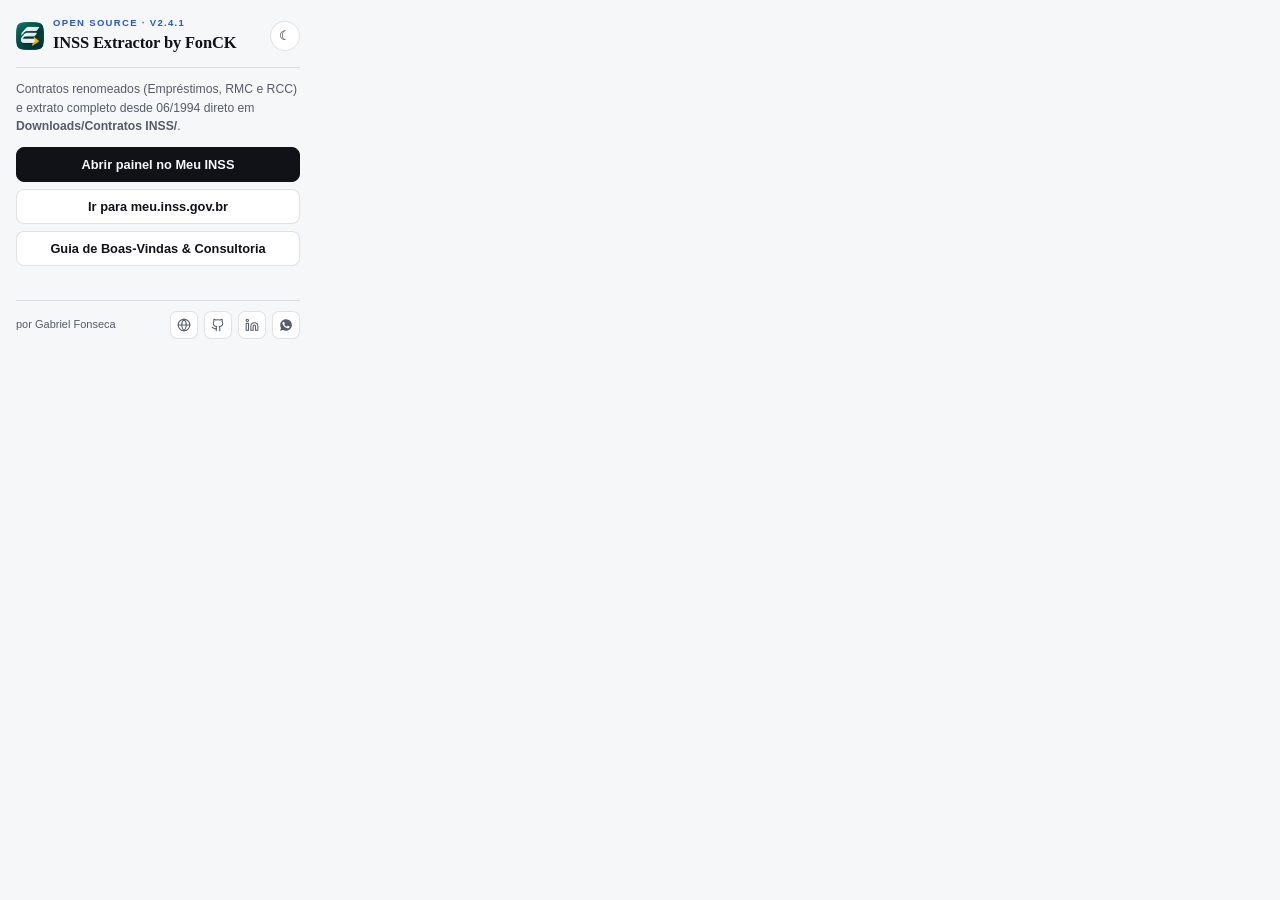
<file: popup/popup.html>
<!DOCTYPE html>
<html lang="pt-BR" data-theme="light">
<head>
  <meta charset="UTF-8">
  <title>INSS Extractor by FonCK</title>
  <style>
    :root {
      --bg: #f6f7f9;
      --surface: #ffffff;
      --surface-2: #edf0f5;
      --ink: #101218;
      --muted: #555b69;
      --line: rgba(16, 18, 24, 0.12);
      --accent: #2456d6;
      --pri-bg: #101218;
      --pri-fg: #f6f7f9;
      --pri-hover: #252936;
    }
    html[data-theme="dark"] {
      --bg: #0a0b0f;
      --surface: #12141b;
      --surface-2: #1a1d27;
      --ink: #f3f5fa;
      --muted: #9ca3b5;
      --line: rgba(243, 245, 250, 0.1);
      --accent: #5e8bff;
      --pri-bg: #f3f5fa;
      --pri-fg: #0a0b0f;
      --pri-hover: #dde3f0;
    }
    * { box-sizing: border-box; }
    body {
      margin: 0;
      padding: 16px;
      width: 316px;
      font-family: -apple-system, BlinkMacSystemFont, "Segoe UI", Roboto, sans-serif;
      background: var(--bg);
      color: var(--ink);
      font-size: 13px;
      line-height: 1.48;
    }
    .top {
      display: flex;
      align-items: center;
      justify-content: space-between;
      gap: 10px;
      padding-bottom: 12px;
      border-bottom: 1px solid var(--line);
      margin-bottom: 12px;
    }
    .brand { display: flex; flex-direction: column; gap: 1px; }
    .eyebrow {
      font-size: 9.5px;
      letter-spacing: 0.14em;
      text-transform: uppercase;
      color: var(--accent);
      font-weight: 700;
    }
    .brand b {
      font-family: "Iowan Old Style", "Palatino Linotype", Georgia, serif;
      font-size: 16.5px;
      font-weight: 600;
      letter-spacing: -0.01em;
    }
    .theme-btn {
      width: 30px;
      height: 30px;
      border-radius: 50%;
      border: 1px solid var(--line);
      background: var(--surface);
      color: var(--ink);
      cursor: pointer;
      display: grid;
      place-items: center;
      font-size: 13px;
      flex: none;
    }
    .theme-btn:hover { border-color: var(--ink); }
    p { margin: 0 0 12px; color: var(--muted); font-size: 12.2px; }
    .actions { display: grid; gap: 7px; }
    button.btn {
      width: 100%;
      padding: 9px 12px;
      border-radius: 8px;
      border: 1px solid var(--ink);
      background: var(--pri-bg);
      color: var(--pri-fg);
      font-weight: 600;
      font-size: 12.8px;
      cursor: pointer;
      transition: background 0.14s ease, border-color 0.14s ease;
    }
    button.btn:hover { background: var(--pri-hover); }
    button.btn.sec {
      background: var(--surface);
      color: var(--ink);
      border-color: var(--line);
    }
    button.btn.sec:hover { background: var(--surface-2); border-color: var(--ink); }
    .status { margin-top: 9px; font-size: 11.5px; color: var(--muted); min-height: 15px; }
    .links {
      margin-top: 10px;
      padding-top: 10px;
      border-top: 1px solid var(--line);
      display: flex;
      justify-content: space-between;
      align-items: center;
      gap: 6px;
    }
    .links .author { font-size: 11px; color: var(--muted); font-weight: 500; }
    .ico-bar { display: flex; align-items: center; gap: 6px; }
    .ico-btn {
      width: 28px;
      height: 28px;
      border-radius: 7px;
      border: 1px solid var(--line);
      background: var(--surface);
      color: var(--muted);
      display: grid;
      place-items: center;
      text-decoration: none;
      transition: color 0.14s ease, border-color 0.14s ease, background 0.14s ease;
    }
    .ico-btn:hover { color: var(--ink); border-color: var(--ink); background: var(--surface-2); }
    .ico-btn svg { width: 14px; height: 14px; }
  </style>
</head>
<body>
  <div class="top">
    <div style="display:flex;align-items:center;gap:9px">
      <img src="../icons/icon48.png" alt="" style="width:28px;height:28px;border-radius:7px;flex:none">
      <div class="brand">
        <span class="eyebrow">Open Source · v2.4.1</span>
        <b>INSS Extractor by FonCK</b>
      </div>
    </div>
    <button id="btn-theme" class="theme-btn" type="button" title="Alternar tema Claro / Escuro">☾</button>
  </div>

  <p>Contratos renomeados (Empréstimos, RMC e RCC) e extrato completo desde 06/1994 direto em <b>Downloads/Contratos INSS/</b>.</p>

  <div class="actions">
    <button id="btn-open" class="btn" type="button">Abrir painel no Meu INSS</button>
    <button id="btn-go" class="btn sec" type="button">Ir para meu.inss.gov.br</button>
    <button id="btn-welcome" class="btn sec" type="button">Guia de Boas-Vindas &amp; Consultoria</button>
  </div>

  <div id="status" class="status"></div>

  <div class="links">
    <span class="author">por Gabriel Fonseca</span>
    <div class="ico-bar">
      <a id="lnk-site" class="ico-btn" href="#" target="_blank" rel="noopener" title="Site Oficial" aria-label="Site Oficial">
        <svg viewBox="0 0 24 24" fill="none" stroke="currentColor" stroke-width="1.8" stroke-linecap="round" stroke-linejoin="round"><circle cx="12" cy="12" r="10"/><path d="M2 12h20"/><path d="M12 2a15.3 15.3 0 0 1 4 10 15.3 15.3 0 0 1-4 10 15.3 15.3 0 0 1-4-10 15.3 15.3 0 0 1 4-10z"/></svg>
      </a>
      <a id="lnk-github" class="ico-btn" href="#" target="_blank" rel="noopener" title="GitHub" aria-label="GitHub">
        <svg viewBox="0 0 24 24" fill="none" stroke="currentColor" stroke-width="1.8" stroke-linecap="round" stroke-linejoin="round"><path d="M15 22v-4a4.8 4.8 0 0 0-1-3.5c3 0 6-2 6-5.5.08-1.25-.27-2.48-1-3.5.28-1.15.28-2.35 0-3.5 0 0-1 0-3 1.5-2.64-.5-5.36-.5-8 0C6 2 5 2 5 2c-.3 1.15-.3 2.35 0 3.5A5.4 5.4 0 0 0 4 9c0 3.5 3 5.5 6 5.5-.39.49-.68 1.05-.85 1.65-.17.6-.22 1.23-.15 1.85v4"/><path d="M9 18c-4.51 2-5-2-7-2"/></svg>
      </a>
      <a id="lnk-linkedin" class="ico-btn" href="#" target="_blank" rel="noopener" title="LinkedIn" aria-label="LinkedIn">
        <svg viewBox="0 0 24 24" fill="none" stroke="currentColor" stroke-width="1.8" stroke-linecap="round" stroke-linejoin="round"><path d="M16 8a6 6 0 0 1 6 6v7h-4v-7a2 2 0 0 0-2-2 2 2 0 0 0-2 2v7h-4v-7a6 6 0 0 1 6-6z"/><rect x="2" y="9" width="4" height="12"/><circle cx="4" cy="4" r="2"/></svg>
      </a>
      <a id="lnk-whats" class="ico-btn" href="#" target="_blank" rel="noopener" title="Consultoria WhatsApp" aria-label="WhatsApp">
        <svg viewBox="0 0 24 24" fill="currentColor"><path d="M12.03 2C6.51 2 2.04 6.47 2.04 11.98c0 1.76.46 3.48 1.34 5L2 22l5.15-1.35a9.95 9.95 0 0 0 4.88 1.27h.01c5.51 0 9.99-4.47 9.99-9.98A9.98 9.98 0 0 0 12.03 2Zm5.82 14.12c-.25.7-1.43 1.34-1.99 1.42-.51.08-1.16.11-1.88-.12-.44-.14-1-.33-1.72-.64-3.02-1.3-4.99-4.35-5.14-4.55-.15-.2-1.23-1.63-1.23-3.11 0-1.48.78-2.21 1.05-2.51.28-.3.6-.38.8-.38h.58c.19 0 .44-.07.68.52.25.6.85 2.08.93 2.23.07.15.12.33.02.53-.1.2-.15.32-.3.5-.15.17-.31.39-.45.52-.15.15-.3.31-.13.61.18.3.78 1.29 1.68 2.09 1.15 1.03 2.13 1.35 2.43 1.5.3.15.48.12.65-.08.18-.2.75-.87.95-1.17.2-.3.4-.25.67-.15.28.1 1.76.83 2.06.98.3.15.5.22.58.35.07.12.07.72-.18 1.42Z"/></svg>
      </a>
    </div>
  </div>

  <script src="../config.js"></script>
  <script src="popup.js"></script>
</body>
</html>
</file>
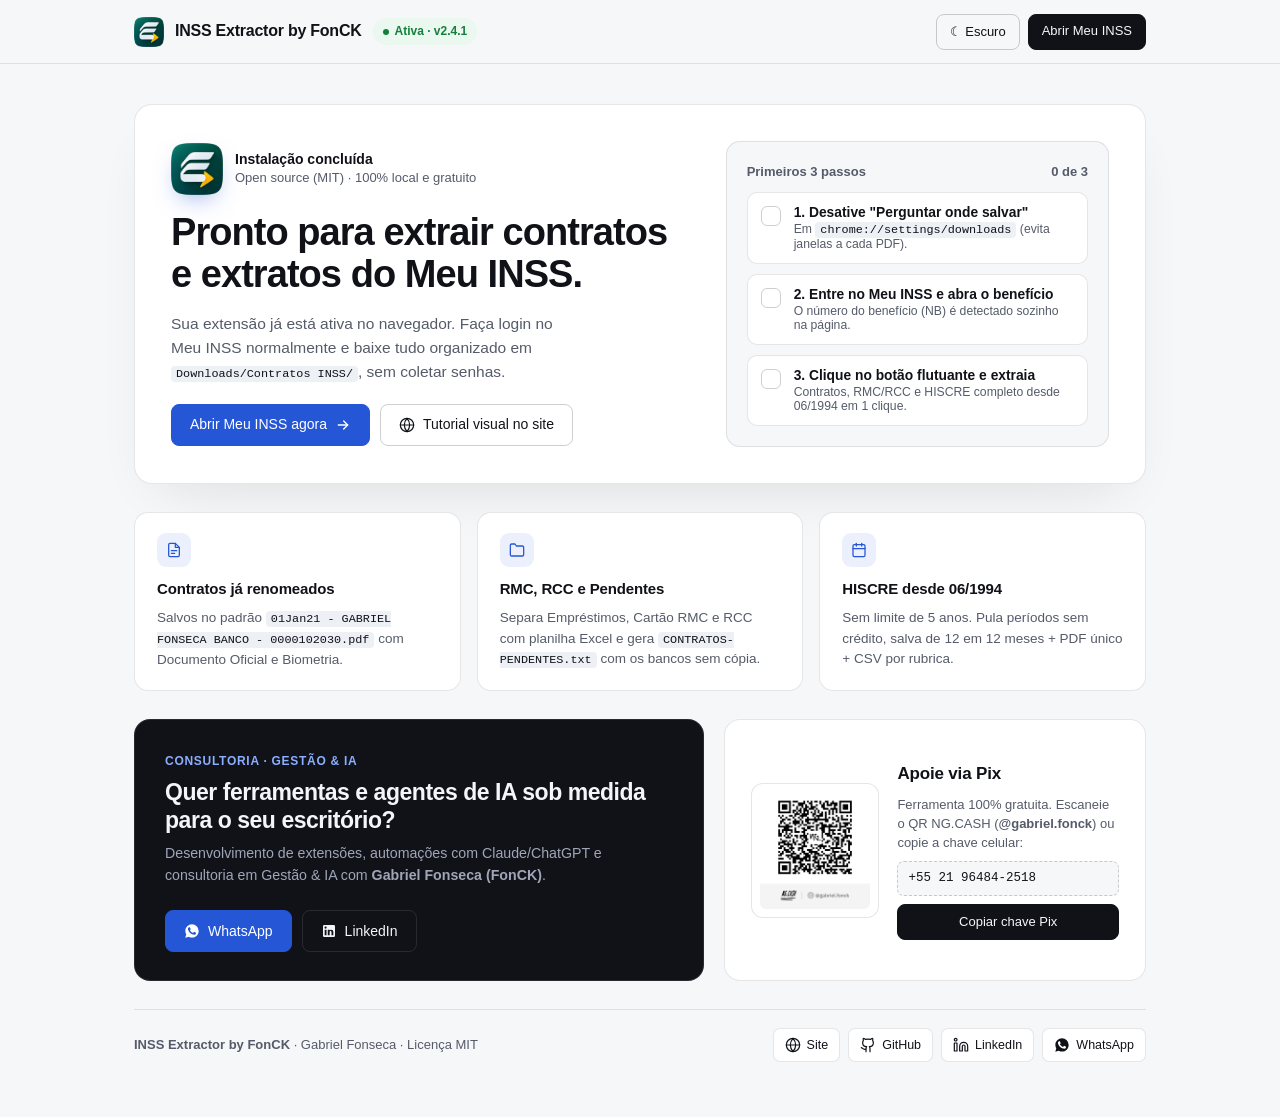
<file: welcome/welcome.html>
<!DOCTYPE html>
<html lang="pt-BR" data-theme="light">
<head>
  <meta charset="UTF-8">
  <meta name="viewport" content="width=device-width, initial-scale=1.0">
  <title>Bem-vindo · INSS Extractor by FonCK</title>
  <link rel="icon" type="image/png" href="../icons/icon48.png">
  <style>
    :root {
      --bg: #f6f7f9;
      --surface: #ffffff;
      --surface-2: #edf0f5;
      --ink: #101218;
      --muted: #555b69;
      --subtle: #7c8394;
      --line: rgba(16, 18, 24, 0.1);
      --line-strong: rgba(16, 18, 24, 0.2);
      --accent: #2456d6;
      --accent-btn: #2456d6;
      --accent-btn-hover: #1d47b8;
      --accent-soft: rgba(36, 86, 214, 0.09);
      --pri-bg: #101218;
      --pri-fg: #f6f7f9;
      --pri-hover: #252936;
      --inv-bg: #101218;
      --inv-surface: #181c26;
      --inv-line: rgba(255, 255, 255, 0.1);
      --inv-ink: #f4f5f8;
      --inv-muted: #9fa6b8;
      --ok: #15803d;
      --ok-bg: #eaf8ef;
      --shadow: 0 24px 56px -28px rgba(16, 18, 24, 0.14);
      --ease: cubic-bezier(0.22, 1, 0.36, 1);
    }
    html[data-theme="dark"] {
      --bg: #0a0b0f;
      --surface: #12141b;
      --surface-2: #1a1d27;
      --ink: #f3f5fa;
      --muted: #9ca3b5;
      --subtle: #6f7688;
      --line: rgba(243, 245, 250, 0.09);
      --line-strong: rgba(243, 245, 250, 0.2);
      --accent: #5e8bff;
      --accent-btn: #2558e0;
      --accent-btn-hover: #3567eb;
      --accent-soft: rgba(94, 139, 255, 0.14);
      --pri-bg: #f3f5fa;
      --pri-fg: #0a0b0f;
      --pri-hover: #dde3f0;
      --inv-bg: #131620;
      --inv-surface: #1b202e;
      --inv-line: rgba(243, 245, 250, 0.1);
      --inv-ink: #f3f5fa;
      --inv-muted: #9ca3b5;
      --ok: #4ade80;
      --ok-bg: rgba(34, 197, 94, 0.14);
      --shadow: 0 28px 70px -24px rgba(0, 0, 0, 0.65);
    }
    *, *::before, *::after { box-sizing: border-box; }
    body {
      margin: 0;
      background: var(--bg);
      color: var(--ink);
      font-family: -apple-system, BlinkMacSystemFont, "Segoe UI", Roboto, sans-serif;
      font-size: 15px;
      line-height: 1.55;
      -webkit-font-smoothing: antialiased;
    }
    :focus-visible { outline: 2px solid var(--accent); outline-offset: 2px; }
    .ico { width: 16px; height: 16px; flex: none; display: inline-block; }

    /* Sticky Minimalist Header */
    .topbar {
      position: sticky;
      top: 0;
      z-index: 20;
      height: 64px;
      background: var(--bg);
      border-bottom: 1px solid var(--line);
    }
    .topbar-inner {
      max-width: 1060px;
      height: 100%;
      margin: 0 auto;
      padding: 0 24px;
      display: flex;
      align-items: center;
      justify-content: space-between;
      gap: 16px;
    }
    .brand {
      display: flex;
      align-items: center;
      gap: 11px;
    }
    .brand img {
      width: 30px;
      height: 30px;
      border-radius: 7px;
      display: block;
    }
    .brand strong {
      font-size: 16px;
      font-weight: 600;
      letter-spacing: -0.015em;
    }
    .status-pill {
      display: inline-flex;
      align-items: center;
      gap: 6px;
      padding: 4px 10px;
      border-radius: 999px;
      background: var(--ok-bg);
      color: var(--ok);
      font-size: 12px;
      font-weight: 600;
    }
    .status-dot { width: 6px; height: 6px; border-radius: 50%; background: currentColor; }
    .top-actions { display: flex; align-items: center; gap: 8px; }

    /* Buttons */
    .btn {
      display: inline-flex;
      align-items: center;
      justify-content: center;
      gap: 8px;
      height: 42px;
      padding: 0 18px;
      border-radius: 8px;
      border: 1px solid var(--pri-bg);
      background: var(--pri-bg);
      color: var(--pri-fg);
      font-size: 14px;
      font-weight: 500;
      text-decoration: none;
      cursor: pointer;
      white-space: nowrap;
      transition: background 150ms var(--ease), transform 150ms var(--ease), border-color 150ms var(--ease);
    }
    .btn:hover { background: var(--pri-hover); transform: translateY(-1px); }
    .btn:active { transform: translateY(1px) scale(0.985); }
    .btn--sec {
      background: transparent;
      color: var(--ink);
      border-color: var(--line-strong);
    }
    .btn--sec:hover { background: var(--surface-2); border-color: var(--ink); }
    .btn--accent {
      background: var(--accent-btn);
      border-color: var(--accent-btn);
      color: #ffffff;
    }
    .btn--accent:hover { background: var(--accent-btn-hover); border-color: var(--accent-btn-hover); }
    .btn--sm { height: 36px; padding: 0 13px; font-size: 13px; }

    /* Main Container */
    .wrap {
      max-width: 1060px;
      margin: 0 auto;
      padding: 40px 24px 56px;
      display: grid;
      gap: 28px;
    }

    /* Onboarding Hero Split */
    .hero-card {
      background: var(--surface);
      border: 1px solid var(--line);
      border-radius: 18px;
      box-shadow: var(--shadow);
      padding: 36px;
      display: grid;
      grid-template-columns: 1.15fr 0.85fr;
      gap: 36px;
      align-items: center;
    }
    html[data-theme="dark"] .hero-card {
      box-shadow: inset 0 1px 0 rgba(255, 255, 255, 0.06), var(--shadow);
    }
    .hero-left { display: grid; gap: 16px; align-content: start; }
    .app-badge {
      display: inline-flex;
      align-items: center;
      gap: 12px;
    }
    .app-badge img {
      width: 52px;
      height: 52px;
      border-radius: 13px;
      box-shadow: 0 10px 24px -10px rgba(36, 86, 214, 0.55);
    }
    .app-badge span {
      font-size: 13px;
      font-weight: 500;
      color: var(--muted);
      line-height: 1.35;
    }
    .app-badge b { color: var(--ink); display: block; font-size: 14px; }
    h1 {
      margin: 0;
      font-size: clamp(28px, 3.2vw, 38px);
      font-weight: 600;
      line-height: 1.12;
      letter-spacing: -0.025em;
    }
    .lead { margin: 0; color: var(--muted); font-size: 15.5px; max-width: 48ch; }
    .cta-row { display: flex; flex-wrap: wrap; gap: 10px; margin-top: 4px; }

    /* Interactive Checklist */
    .checklist {
      background: var(--bg);
      border: 1px solid var(--line);
      border-radius: 14px;
      padding: 20px;
      display: grid;
      gap: 10px;
    }
    .checklist-title {
      font-size: 13px;
      font-weight: 600;
      color: var(--muted);
      display: flex;
      justify-content: space-between;
      align-items: center;
    }
    .chk-step {
      width: 100%;
      text-align: left;
      background: var(--surface);
      border: 1px solid var(--line);
      border-radius: 10px;
      padding: 12px 13px;
      display: grid;
      grid-template-columns: 22px 1fr;
      gap: 11px;
      align-items: start;
      cursor: pointer;
      transition: border-color 150ms var(--ease), background 150ms var(--ease);
    }
    .chk-step:hover { border-color: var(--line-strong); }
    .chk-box {
      width: 20px;
      height: 20px;
      border-radius: 6px;
      border: 1.5px solid var(--line-strong);
      display: grid;
      place-items: center;
      margin-top: 1px;
      color: transparent;
      transition: background 150ms var(--ease), border-color 150ms var(--ease), color 150ms var(--ease);
    }
    .chk-step.done .chk-box {
      background: var(--accent);
      border-color: var(--accent);
      color: #ffffff;
    }
    .chk-step strong { display: block; font-size: 13.8px; font-weight: 600; color: var(--ink); }
    .chk-step.done strong { text-decoration: line-through; color: var(--muted); }
    .chk-step small { display: block; font-size: 12.2px; color: var(--muted); margin-top: 2px; }
    code {
      font-family: ui-monospace, Consolas, monospace;
      font-size: 11.8px;
      padding: 1px 5px;
      border-radius: 4px;
      background: var(--surface-2);
      color: var(--ink);
    }

    /* 3-Column Scannable Feature Strip */
    .feat-strip {
      display: grid;
      grid-template-columns: repeat(3, 1fr);
      gap: 16px;
    }
    .feat {
      background: var(--surface);
      border: 1px solid var(--line);
      border-radius: 14px;
      padding: 20px 22px;
      display: grid;
      gap: 8px;
      align-content: start;
    }
    .feat-ico {
      width: 34px;
      height: 34px;
      border-radius: 9px;
      background: var(--accent-soft);
      color: var(--accent);
      display: grid;
      place-items: center;
      margin-bottom: 2px;
    }
    .feat b { font-size: 15px; font-weight: 600; letter-spacing: -0.01em; }
    .feat p { margin: 0; font-size: 13.5px; color: var(--muted); line-height: 1.5; }

    /* Bottom 2-Column Row: Consulting + NG.CASH Pix */
    .bottom-grid {
      display: grid;
      grid-template-columns: 1.15fr 0.85fr;
      gap: 20px;
      align-items: stretch;
    }
    .consult-box {
      background: var(--inv-bg);
      color: var(--inv-ink);
      border: 1px solid var(--inv-line);
      border-radius: 16px;
      padding: 28px 30px;
      display: flex;
      flex-direction: column;
      justify-content: space-between;
      gap: 20px;
    }
    .consult-box h2 {
      margin: 0;
      font-size: 23px;
      font-weight: 600;
      letter-spacing: -0.02em;
      line-height: 1.2;
      color: var(--inv-ink);
    }
    .consult-box p { margin: 8px 0 0; font-size: 14.2px; color: var(--inv-muted); }
    .consult-box .btn--sec { color: var(--inv-ink); border-color: var(--inv-line); }
    .consult-box .btn--sec:hover { background: var(--inv-surface); border-color: var(--inv-ink); }

    .pix-box {
      background: var(--surface);
      border: 1px solid var(--line);
      border-radius: 16px;
      padding: 24px 26px;
      display: grid;
      grid-template-columns: 128px 1fr;
      gap: 18px;
      align-items: center;
    }
    .qr-wrap {
      background: #ffffff;
      border: 1px solid var(--line);
      border-radius: 12px;
      padding: 8px;
    }
    .qr-wrap img { width: 100%; height: auto; display: block; border-radius: 6px; }
    .pix-info { display: grid; gap: 8px; }
    .pix-info h3 { margin: 0; font-size: 17px; font-weight: 600; letter-spacing: -0.01em; }
    .pix-info p { margin: 0; font-size: 13px; color: var(--muted); line-height: 1.48; }
    .pix-key {
      font-family: ui-monospace, Consolas, monospace;
      font-size: 12.5px;
      padding: 7px 10px;
      border-radius: 7px;
      background: var(--bg);
      border: 1px dashed var(--line-strong);
      color: var(--ink);
    }

    /* Footer */
    footer {
      border-top: 1px solid var(--line);
      padding-top: 18px;
      display: flex;
      flex-wrap: wrap;
      justify-content: space-between;
      align-items: center;
      gap: 14px;
      font-size: 13px;
      color: var(--muted);
    }
    .ico-links { display: flex; flex-wrap: wrap; gap: 8px; }
    .ico-pill {
      display: inline-flex;
      align-items: center;
      gap: 6px;
      height: 34px;
      padding: 0 11px;
      border-radius: 7px;
      border: 1px solid var(--line);
      background: var(--surface);
      color: var(--ink);
      text-decoration: none;
      font-size: 12.5px;
      font-weight: 500;
      transition: border-color 140ms var(--ease), background 140ms var(--ease);
    }
    .ico-pill:hover { border-color: var(--ink); background: var(--surface-2); }

    @media (max-width: 860px) {
      .hero-card, .feat-strip, .bottom-grid { grid-template-columns: 1fr; }
      .hero-card { padding: 24px; }
    }
    @media (max-width: 520px) {
      .pix-box { grid-template-columns: 1fr; }
      .qr-wrap { max-width: 164px; }
      .status-pill { display: none; }
    }
  </style>
</head>
<body>
  <header class="topbar">
    <div class="topbar-inner">
      <div class="brand">
        <img src="../icons/icon48.png" alt="INSS Extractor by FonCK">
        <strong>INSS Extractor by FonCK</strong>
        <span class="status-pill"><span class="status-dot"></span>Ativa · v2.4.1</span>
      </div>
      <div class="top-actions">
        <button id="btn-theme" class="btn btn--sec btn--sm" type="button">☾ Escuro</button>
        <a class="btn btn--sm" href="https://meu.inss.gov.br/" target="_blank" rel="noopener">Abrir Meu INSS</a>
      </div>
    </div>
  </header>

  <main class="wrap">
    <!-- Hero + Interactive Quick-Start Checklist -->
    <section class="hero-card">
      <div class="hero-left">
        <div class="app-badge">
          <img src="../icons/icon128.png" alt="">
          <span><b>Instalação concluída</b>Open source (MIT) · 100% local e gratuito</span>
        </div>
        <h1>Pronto para extrair contratos e extratos do Meu INSS.</h1>
        <p class="lead">
          Sua extensão já está ativa no navegador. Faça login no Meu INSS normalmente e baixe tudo organizado em <code>Downloads/Contratos INSS/</code>, sem coletar senhas.
        </p>
        <div class="cta-row">
          <a class="btn btn--accent" href="https://meu.inss.gov.br/" target="_blank" rel="noopener">
            Abrir Meu INSS agora
            <svg class="ico" viewBox="0 0 24 24" fill="none" stroke="currentColor" stroke-width="2" stroke-linecap="round" stroke-linejoin="round" aria-hidden="true"><path d="M5 12h14"/><path d="M13 6l6 6-6 6"/></svg>
          </a>
          <a id="lnk-site" class="btn btn--sec" href="#" target="_blank" rel="noopener">
            <svg class="ico" viewBox="0 0 24 24" fill="none" stroke="currentColor" stroke-width="1.8" stroke-linecap="round" stroke-linejoin="round" aria-hidden="true"><circle cx="12" cy="12" r="10"/><path d="M2 12h20"/><path d="M12 2a15.3 15.3 0 0 1 4 10 15.3 15.3 0 0 1-4 10 15.3 15.3 0 0 1-4-10 15.3 15.3 0 0 1 4-10z"/></svg>
            Tutorial visual no site
          </a>
        </div>
      </div>

      <div class="checklist" aria-label="Checklist rápido de 3 passos">
        <div class="checklist-title">
          <span>Primeiros 3 passos</span>
          <span id="chk-count">0 de 3</span>
        </div>

        <button class="chk-step" type="button" data-chk="0">
          <span class="chk-box" aria-hidden="true">✓</span>
          <div>
            <strong>1. Desative "Perguntar onde salvar"</strong>
            <small>Em <code>chrome://settings/downloads</code> (evita janelas a cada PDF).</small>
          </div>
        </button>

        <button class="chk-step" type="button" data-chk="1">
          <span class="chk-box" aria-hidden="true">✓</span>
          <div>
            <strong>2. Entre no Meu INSS e abra o benefício</strong>
            <small>O número do benefício (NB) é detectado sozinho na página.</small>
          </div>
        </button>

        <button class="chk-step" type="button" data-chk="2">
          <span class="chk-box" aria-hidden="true">✓</span>
          <div>
            <strong>3. Clique no botão flutuante e extraia</strong>
            <small>Contratos, RMC/RCC e HISCRE completo desde 06/1994 em 1 clique.</small>
          </div>
        </button>
      </div>
    </section>

    <!-- Scannable 3-Column Capabilities -->
    <section class="feat-strip" aria-label="Principais recursos">
      <article class="feat">
        <span class="feat-ico" aria-hidden="true">
          <svg class="ico" viewBox="0 0 24 24" fill="none" stroke="currentColor" stroke-width="1.9" stroke-linecap="round" stroke-linejoin="round"><path d="M14 2H6a2 2 0 0 0-2 2v16a2 2 0 0 0 2 2h12a2 2 0 0 0 2-2V8z"/><path d="M14 2v6h6"/><path d="M8 13h8"/><path d="M8 17h5"/></svg>
        </span>
        <b>Contratos já renomeados</b>
        <p>Salvos no padrão <code>01Jan21 - GABRIEL FONSECA BANCO - 0000102030.pdf</code> com Documento Oficial e Biometria.</p>
      </article>

      <article class="feat">
        <span class="feat-ico" aria-hidden="true">
          <svg class="ico" viewBox="0 0 24 24" fill="none" stroke="currentColor" stroke-width="1.9" stroke-linecap="round" stroke-linejoin="round"><path d="M22 19a2 2 0 0 1-2 2H4a2 2 0 0 1-2-2V5a2 2 0 0 1 2-2h5l2 3h9a2 2 0 0 1 2 2z"/></svg>
        </span>
        <b>RMC, RCC e Pendentes</b>
        <p>Separa Empréstimos, Cartão RMC e RCC com planilha Excel e gera <code>CONTRATOS-PENDENTES.txt</code> com os bancos sem cópia.</p>
      </article>

      <article class="feat">
        <span class="feat-ico" aria-hidden="true">
          <svg class="ico" viewBox="0 0 24 24" fill="none" stroke="currentColor" stroke-width="1.9" stroke-linecap="round" stroke-linejoin="round"><rect x="3" y="4" width="18" height="18" rx="2"/><path d="M16 2v4"/><path d="M8 2v4"/><path d="M3 10h18"/></svg>
        </span>
        <b>HISCRE desde 06/1994</b>
        <p>Sem limite de 5 anos. Pula períodos sem crédito, salva de 12 em 12 meses + PDF único + CSV por rubrica.</p>
      </article>
    </section>

    <!-- Closing Split: Consultoria + Real NG.CASH Pix -->
    <section class="bottom-grid">
      <div class="consult-box">
        <div>
          <span style="font-size:12px;font-weight:600;color:#8baeff;letter-spacing:0.06em;text-transform:uppercase">Consultoria · Gestão &amp; IA</span>
          <h2 style="margin-top:8px">Quer ferramentas e agentes de IA sob medida para o seu escritório?</h2>
          <p>Desenvolvimento de extensões, automações com Claude/ChatGPT e consultoria em Gestão &amp; IA com <b>Gabriel Fonseca (FonCK)</b>.</p>
        </div>
        <div class="cta-row">
          <a id="lnk-whats" class="btn btn--accent" href="#" target="_blank" rel="noopener">
            <svg class="ico" viewBox="0 0 24 24" fill="currentColor" aria-hidden="true"><path d="M12.03 2C6.51 2 2.04 6.47 2.04 11.98c0 1.76.46 3.48 1.34 5L2 22l5.15-1.35a9.95 9.95 0 0 0 4.88 1.27h.01c5.51 0 9.99-4.47 9.99-9.98A9.98 9.98 0 0 0 12.03 2Zm5.82 14.12c-.25.7-1.43 1.34-1.99 1.42-.51.08-1.16.11-1.88-.12-.44-.14-1-.33-1.72-.64-3.02-1.3-4.99-4.35-5.14-4.55-.15-.2-1.23-1.63-1.23-3.11 0-1.48.78-2.21 1.05-2.51.28-.3.6-.38.8-.38h.58c.19 0 .44-.07.68.52.25.6.85 2.08.93 2.23.07.15.12.33.02.53-.1.2-.15.32-.3.5-.15.17-.31.39-.45.52-.15.15-.3.31-.13.61.18.3.78 1.29 1.68 2.09 1.15 1.03 2.13 1.35 2.43 1.5.3.15.48.12.65-.08.18-.2.75-.87.95-1.17.2-.3.4-.25.67-.15.28.1 1.76.83 2.06.98.3.15.5.22.58.35.07.12.07.72-.18 1.42Z"/></svg>
            WhatsApp
          </a>
          <a id="lnk-linkedin" class="btn btn--sec" href="#" target="_blank" rel="noopener">
            <svg class="ico" viewBox="0 0 24 24" fill="currentColor" aria-hidden="true"><path d="M19 3a2 2 0 0 1 2 2v14a2 2 0 0 1-2 2H5a2 2 0 0 1-2-2V5a2 2 0 0 1 2-2h14m-.5 15.5v-5.3a3.26 3.26 0 0 0-3.26-3.26c-.85 0-1.84.52-2.28 1.3v-1.11h-2.79v8.37h2.79v-4.93c0-.77.62-1.4 1.39-1.4a1.4 1.4 0 0 1 1.4 1.4v4.93h2.75M6.88 8.56a1.68 1.68 0 0 0 1.68-1.68c0-.93-.75-1.69-1.68-1.69a1.69 1.69 0 0 0-1.69 1.69c0 .93.76 1.68 1.69 1.68m1.39 9.94v-8.37H5.5v8.37h2.77Z"/></svg>
            LinkedIn
          </a>
        </div>
      </div>

      <div class="pix-box">
        <div class="qr-wrap">
          <img src="pix-ngcash.png" alt="QR Code Pix NG.CASH @gabriel.fonck">
        </div>
        <div class="pix-info">
          <h3>Apoie via Pix</h3>
          <p>Ferramenta 100% gratuita. Escaneie o QR NG.CASH (<b>@gabriel.fonck</b>) ou copie a chave celular:</p>
          <div class="pix-key">+55 21 96484-2518</div>
          <button id="btn-copy-pix" class="btn btn--sm" type="button">Copiar chave Pix</button>
        </div>
      </div>
    </section>

    <footer>
      <span><b>INSS Extractor by FonCK</b> · Gabriel Fonseca · Licença MIT</span>
      <div class="ico-links">
        <a id="ft-site" class="ico-pill" href="#" target="_blank" rel="noopener" title="Site Oficial">
          <svg class="ico" viewBox="0 0 24 24" fill="none" stroke="currentColor" stroke-width="1.8" stroke-linecap="round" stroke-linejoin="round" aria-hidden="true"><circle cx="12" cy="12" r="10"/><path d="M2 12h20"/><path d="M12 2a15.3 15.3 0 0 1 4 10 15.3 15.3 0 0 1-4 10 15.3 15.3 0 0 1-4-10 15.3 15.3 0 0 1 4-10z"/></svg>
          Site
        </a>
        <a id="ft-github" class="ico-pill" href="#" target="_blank" rel="noopener" title="GitHub">
          <svg class="ico" viewBox="0 0 24 24" fill="none" stroke="currentColor" stroke-width="1.8" stroke-linecap="round" stroke-linejoin="round" aria-hidden="true"><path d="M15 22v-4a4.8 4.8 0 0 0-1-3.5c3 0 6-2 6-5.5.08-1.25-.27-2.48-1-3.5.28-1.15.28-2.35 0-3.5 0 0-1 0-3 1.5-2.64-.5-5.36-.5-8 0C6 2 5 2 5 2c-.3 1.15-.3 2.35 0 3.5A5.4 5.4 0 0 0 4 9c0 3.5 3 5.5 6 5.5-.39.49-.68 1.05-.85 1.65-.17.6-.22 1.23-.15 1.85v4"/><path d="M9 18c-4.51 2-5-2-7-2"/></svg>
          GitHub
        </a>
        <a id="ft-linkedin" class="ico-pill" href="#" target="_blank" rel="noopener" title="LinkedIn">
          <svg class="ico" viewBox="0 0 24 24" fill="none" stroke="currentColor" stroke-width="1.8" stroke-linecap="round" stroke-linejoin="round" aria-hidden="true"><path d="M16 8a6 6 0 0 1 6 6v7h-4v-7a2 2 0 0 0-2-2 2 2 0 0 0-2 2v7h-4v-7a6 6 0 0 1 6-6z"/><rect x="2" y="9" width="4" height="12"/><circle cx="4" cy="4" r="2"/></svg>
          LinkedIn
        </a>
        <a id="ft-whats" class="ico-pill" href="#" target="_blank" rel="noopener" title="WhatsApp">
          <svg class="ico" viewBox="0 0 24 24" fill="currentColor" aria-hidden="true"><path d="M12.03 2C6.51 2 2.04 6.47 2.04 11.98c0 1.76.46 3.48 1.34 5L2 22l5.15-1.35a9.95 9.95 0 0 0 4.88 1.27h.01c5.51 0 9.99-4.47 9.99-9.98A9.98 9.98 0 0 0 12.03 2Zm5.82 14.12c-.25.7-1.43 1.34-1.99 1.42-.51.08-1.16.11-1.88-.12-.44-.14-1-.33-1.72-.64-3.02-1.3-4.99-4.35-5.14-4.55-.15-.2-1.23-1.63-1.23-3.11 0-1.48.78-2.21 1.05-2.51.28-.3.6-.38.8-.38h.58c.19 0 .44-.07.68.52.25.6.85 2.08.93 2.23.07.15.12.33.02.53-.1.2-.15.32-.3.5-.15.17-.31.39-.45.52-.15.15-.3.31-.13.61.18.3.78 1.29 1.68 2.09 1.15 1.03 2.13 1.35 2.43 1.5.3.15.48.12.65-.08.18-.2.75-.87.95-1.17.2-.3.4-.25.67-.15.28.1 1.76.83 2.06.98.3.15.5.22.58.35.07.12.07.72-.18 1.42Z"/></svg>
          WhatsApp
        </a>
      </div>
    </footer>
  </main>

  <script src="../config.js"></script>
  <script src="welcome.js"></script>
</body>
</html>
</file>
